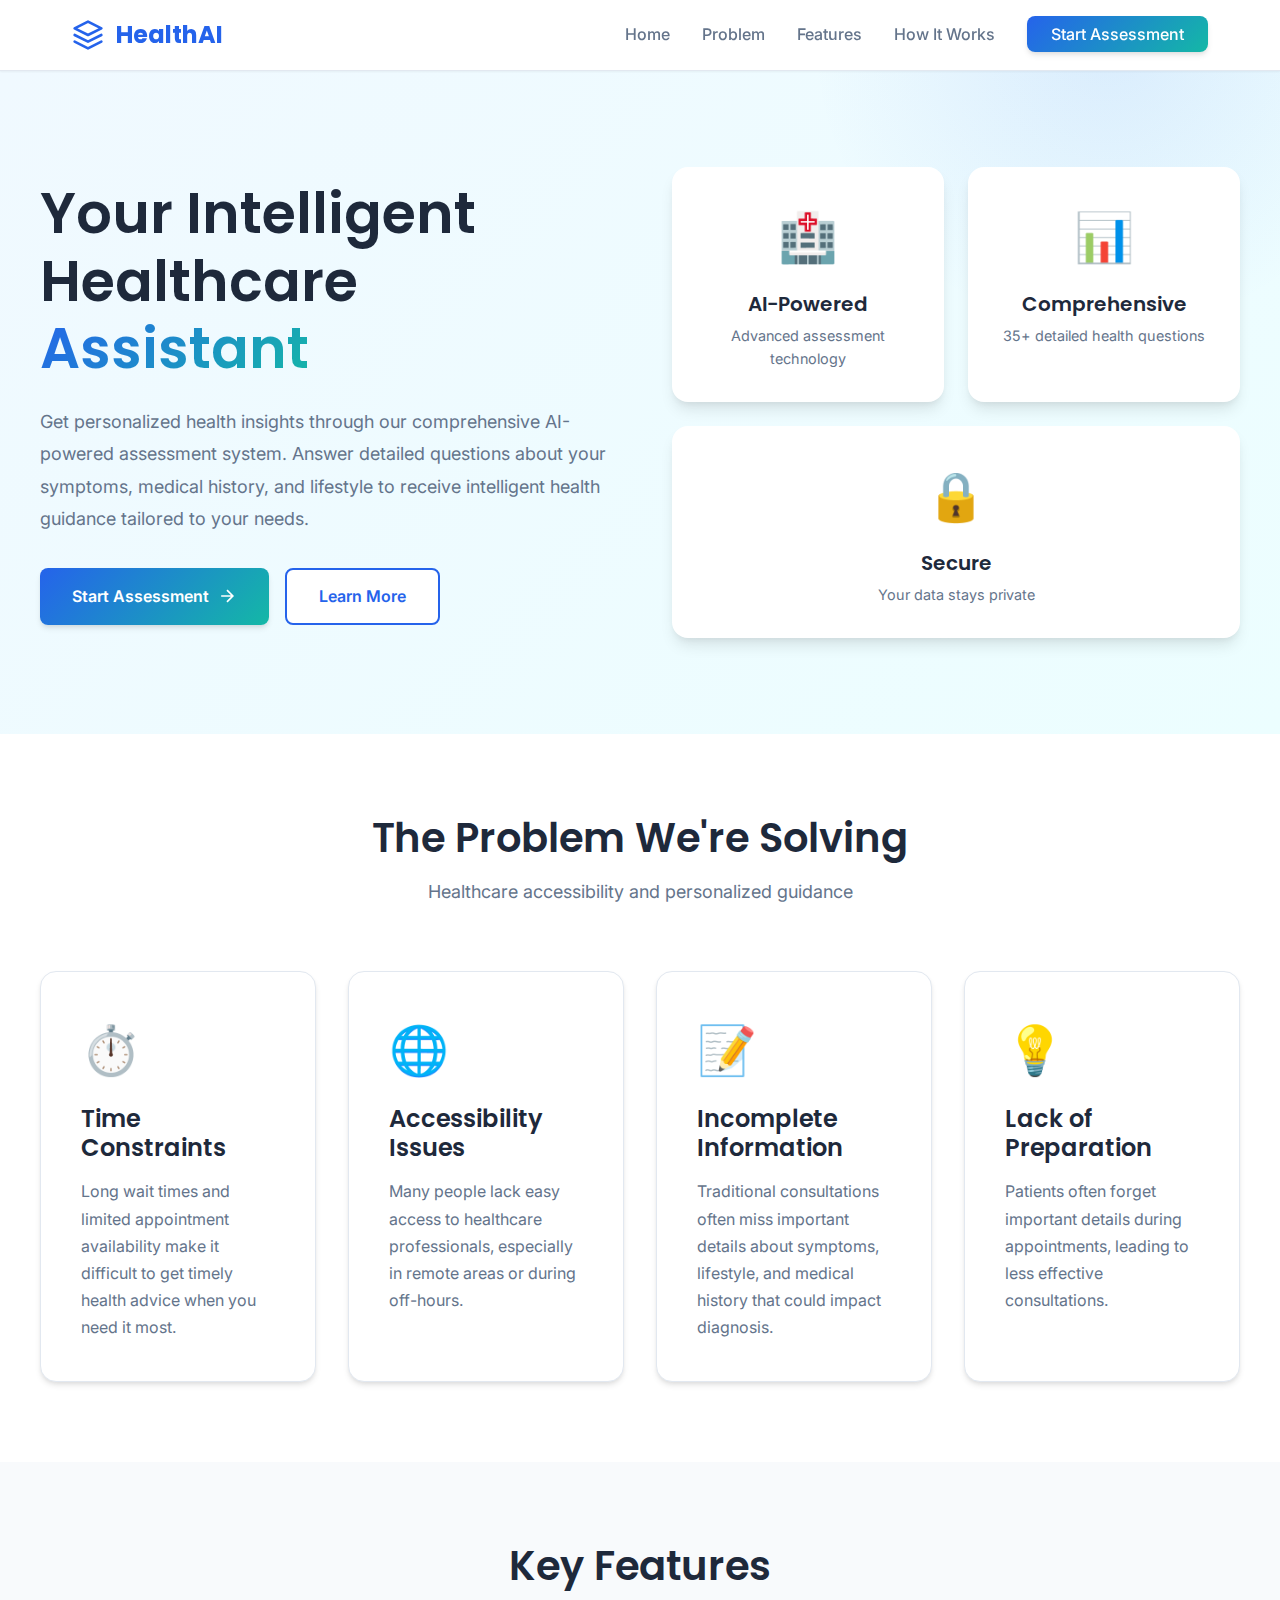
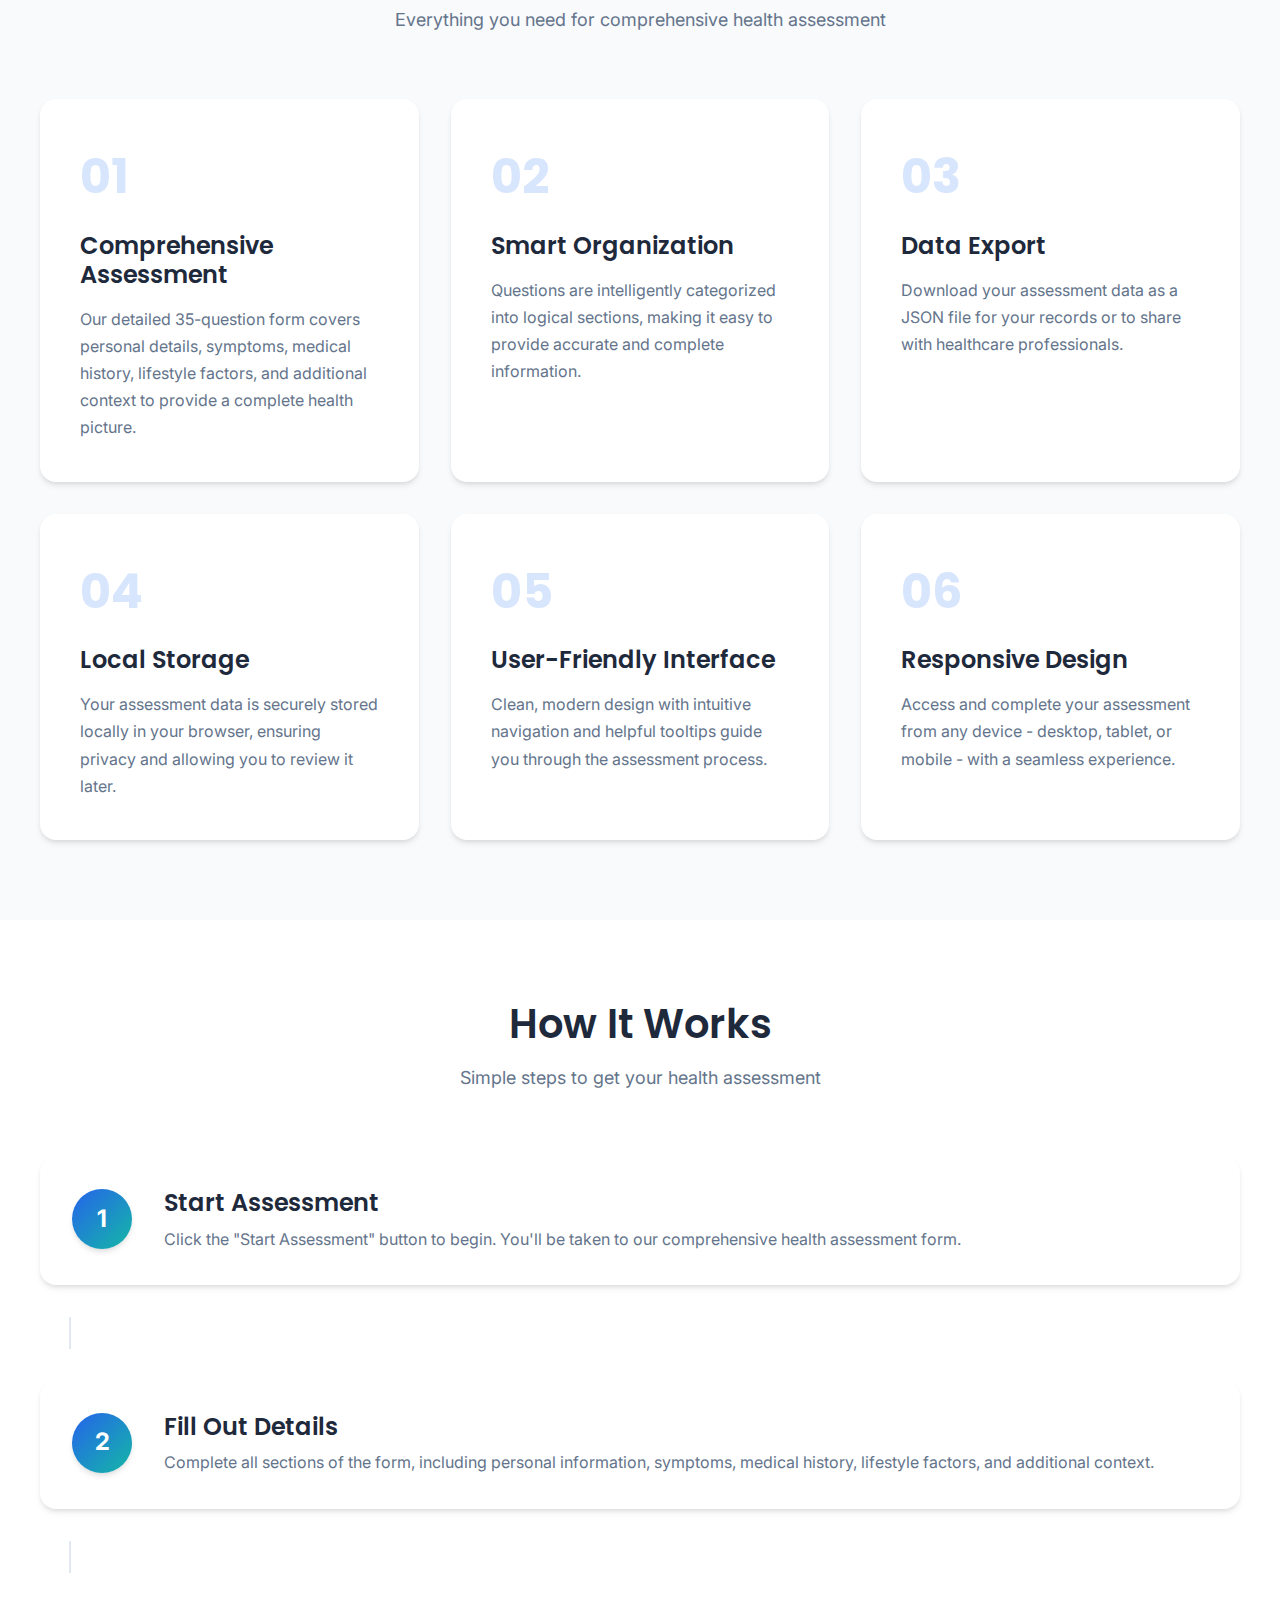
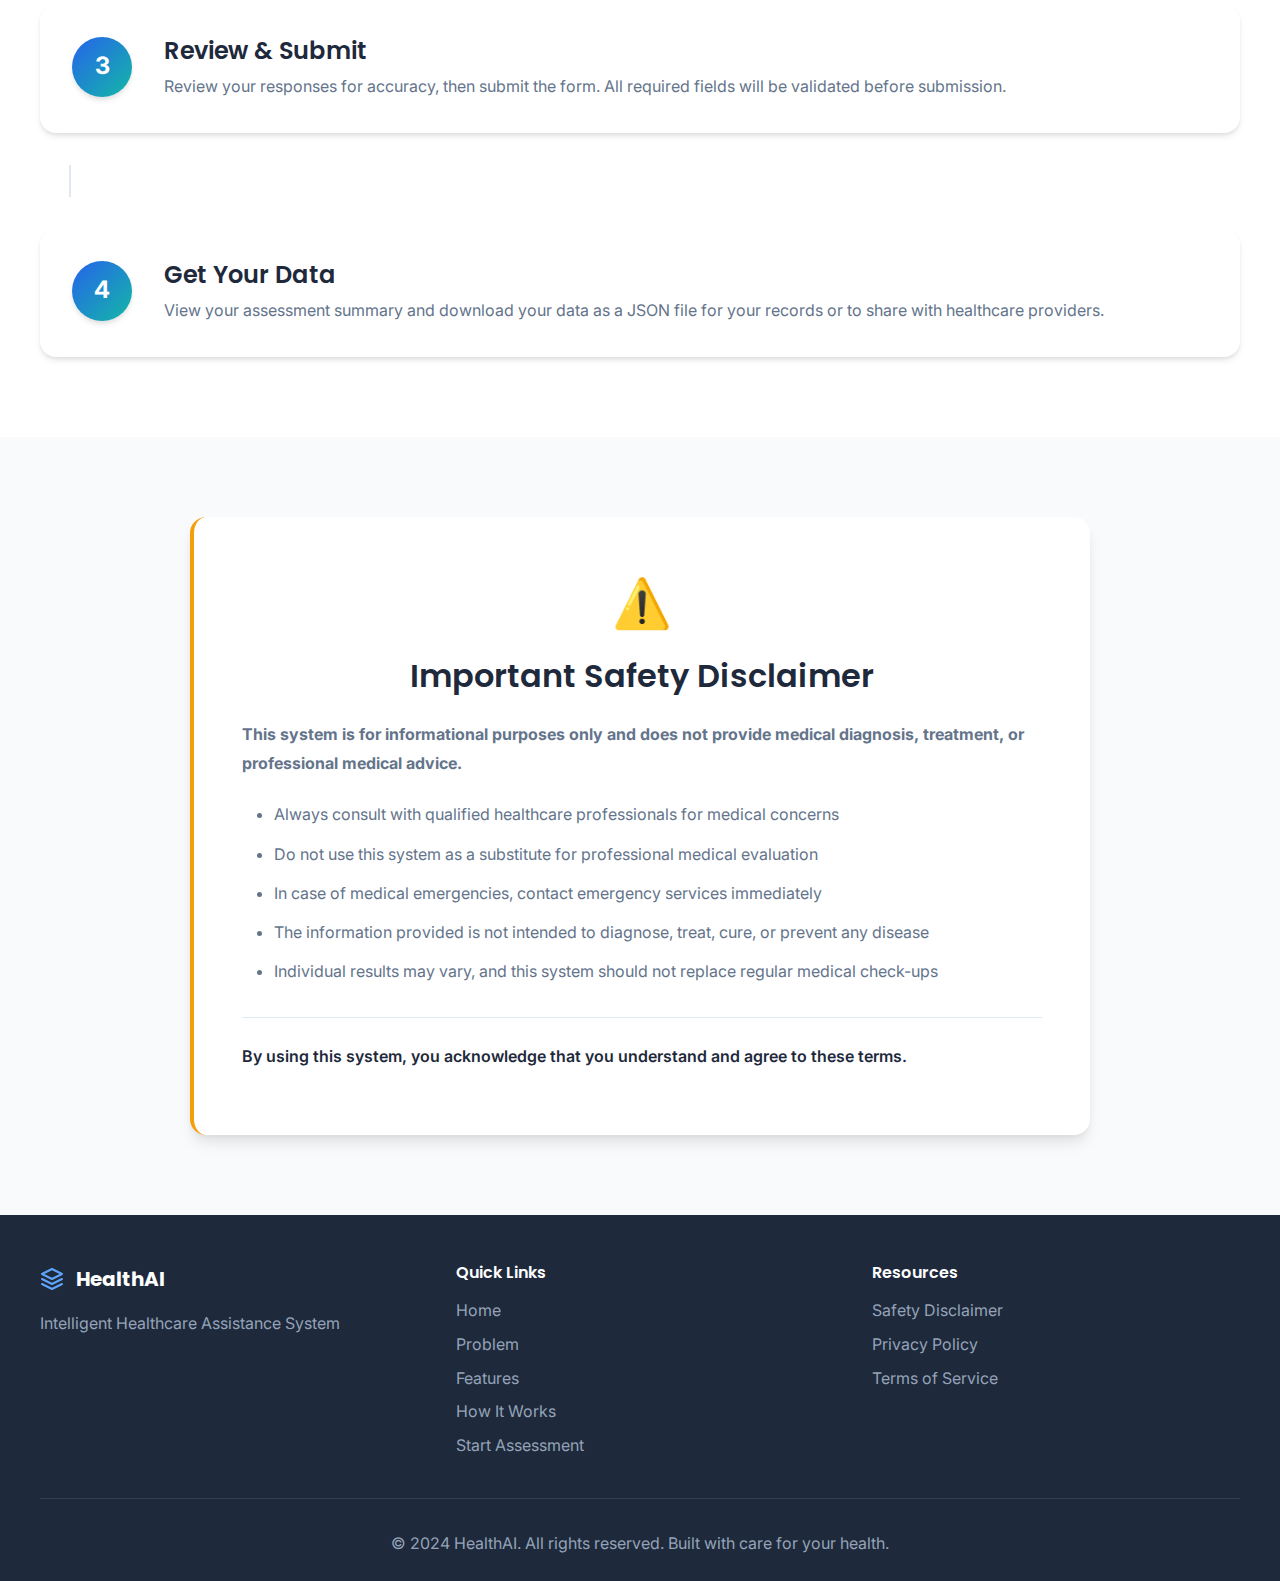
<file: index.html>
<!DOCTYPE html>
<html lang="en">
<head>
    <meta charset="UTF-8">
    <meta name="viewport" content="width=device-width, initial-scale=1.0">
    <title>Intelligent Healthcare Assistance System</title>
    <link rel="stylesheet" href="styles.css">
    <link rel="preconnect" href="https://fonts.googleapis.com">
    <link rel="preconnect" href="https://fonts.gstatic.com" crossorigin>
    <link href="https://fonts.googleapis.com/css2?family=Inter:wght@300;400;500;600;700&family=Poppins:wght@400;500;600;700&display=swap" rel="stylesheet">
</head>
<body>
    <!-- Navigation Bar -->
    <nav class="navbar">
        <div class="nav-container">
            <div class="nav-logo">
                <svg width="32" height="32" viewBox="0 0 24 24" fill="none" xmlns="http://www.w3.org/2000/svg">
                    <path d="M12 2L2 7L12 12L22 7L12 2Z" stroke="currentColor" stroke-width="2" stroke-linecap="round" stroke-linejoin="round"/>
                    <path d="M2 17L12 22L22 17" stroke="currentColor" stroke-width="2" stroke-linecap="round" stroke-linejoin="round"/>
                    <path d="M2 12L12 17L22 12" stroke="currentColor" stroke-width="2" stroke-linecap="round" stroke-linejoin="round"/>
                </svg>
                <span>HealthAI</span>
            </div>
            <ul class="nav-menu">
                <li><a href="#home" class="nav-link">Home</a></li>
                <li><a href="#problem" class="nav-link">Problem</a></li>
                <li><a href="#features" class="nav-link">Features</a></li>
                <li><a href="#how-it-works" class="nav-link">How It Works</a></li>
                <li><a href="assessment.html" class="nav-link nav-cta">Start Assessment</a></li>
            </ul>
            <div class="hamburger">
                <span></span>
                <span></span>
                <span></span>
            </div>
        </div>
    </nav>

    <!-- Hero Section -->
    <section id="home" class="hero">
        <div class="hero-container">
            <div class="hero-content">
                <h1 class="hero-title">
                    Your Intelligent Healthcare
                    <span class="gradient-text">Assistant</span>
                </h1>
                <p class="hero-description">
                    Get personalized health insights through our comprehensive AI-powered assessment system. 
                    Answer detailed questions about your symptoms, medical history, and lifestyle to receive 
                    intelligent health guidance tailored to your needs.
                </p>
                <div class="hero-buttons">
                    <a href="assessment.html" class="btn btn-primary">
                        <span>Start Assessment</span>
                        <svg width="20" height="20" viewBox="0 0 24 24" fill="none" stroke="currentColor" stroke-width="2">
                            <path d="M5 12h14M12 5l7 7-7 7"/>
                        </svg>
                    </a>
                    <a href="#how-it-works" class="btn btn-secondary">Learn More</a>
                </div>
            </div>
            <div class="hero-image">
                <div class="hero-card">
                    <div class="card-icon">🏥</div>
                    <h3>AI-Powered</h3>
                    <p>Advanced assessment technology</p>
                </div>
                <div class="hero-card">
                    <div class="card-icon">📊</div>
                    <h3>Comprehensive</h3>
                    <p>35+ detailed health questions</p>
                </div>
                <div class="hero-card">
                    <div class="card-icon">🔒</div>
                    <h3>Secure</h3>
                    <p>Your data stays private</p>
                </div>
            </div>
        </div>
    </section>

    <!-- Problem Section -->
    <section id="problem" class="section problem-section">
        <div class="container">
            <div class="section-header">
                <h2 class="section-title">The Problem We're Solving</h2>
                <p class="section-subtitle">Healthcare accessibility and personalized guidance</p>
            </div>
            <div class="problem-grid">
                <div class="problem-card">
                    <div class="problem-icon">⏱️</div>
                    <h3>Time Constraints</h3>
                    <p>Long wait times and limited appointment availability make it difficult to get timely health advice when you need it most.</p>
                </div>
                <div class="problem-card">
                    <div class="problem-icon">🌐</div>
                    <h3>Accessibility Issues</h3>
                    <p>Many people lack easy access to healthcare professionals, especially in remote areas or during off-hours.</p>
                </div>
                <div class="problem-card">
                    <div class="problem-icon">📝</div>
                    <h3>Incomplete Information</h3>
                    <p>Traditional consultations often miss important details about symptoms, lifestyle, and medical history that could impact diagnosis.</p>
                </div>
                <div class="problem-card">
                    <div class="problem-icon">💡</div>
                    <h3>Lack of Preparation</h3>
                    <p>Patients often forget important details during appointments, leading to less effective consultations.</p>
                </div>
            </div>
        </div>
    </section>

    <!-- Features Section -->
    <section id="features" class="section features-section">
        <div class="container">
            <div class="section-header">
                <h2 class="section-title">Key Features</h2>
                <p class="section-subtitle">Everything you need for comprehensive health assessment</p>
            </div>
            <div class="features-grid">
                <div class="feature-card">
                    <div class="feature-number">01</div>
                    <h3>Comprehensive Assessment</h3>
                    <p>Our detailed 35-question form covers personal details, symptoms, medical history, lifestyle factors, and additional context to provide a complete health picture.</p>
                </div>
                <div class="feature-card">
                    <div class="feature-number">02</div>
                    <h3>Smart Organization</h3>
                    <p>Questions are intelligently categorized into logical sections, making it easy to provide accurate and complete information.</p>
                </div>
                <div class="feature-card">
                    <div class="feature-number">03</div>
                    <h3>Data Export</h3>
                    <p>Download your assessment data as a JSON file for your records or to share with healthcare professionals.</p>
                </div>
                <div class="feature-card">
                    <div class="feature-number">04</div>
                    <h3>Local Storage</h3>
                    <p>Your assessment data is securely stored locally in your browser, ensuring privacy and allowing you to review it later.</p>
                </div>
                <div class="feature-card">
                    <div class="feature-number">05</div>
                    <h3>User-Friendly Interface</h3>
                    <p>Clean, modern design with intuitive navigation and helpful tooltips guide you through the assessment process.</p>
                </div>
                <div class="feature-card">
                    <div class="feature-number">06</div>
                    <h3>Responsive Design</h3>
                    <p>Access and complete your assessment from any device - desktop, tablet, or mobile - with a seamless experience.</p>
                </div>
            </div>
        </div>
    </section>

    <!-- How It Works Section -->
    <section id="how-it-works" class="section how-it-works-section">
        <div class="container">
            <div class="section-header">
                <h2 class="section-title">How It Works</h2>
                <p class="section-subtitle">Simple steps to get your health assessment</p>
            </div>
            <div class="steps-container">
                <div class="step-item">
                    <div class="step-number">1</div>
                    <div class="step-content">
                        <h3>Start Assessment</h3>
                        <p>Click the "Start Assessment" button to begin. You'll be taken to our comprehensive health assessment form.</p>
                    </div>
                </div>
                <div class="step-connector"></div>
                <div class="step-item">
                    <div class="step-number">2</div>
                    <div class="step-content">
                        <h3>Fill Out Details</h3>
                        <p>Complete all sections of the form, including personal information, symptoms, medical history, lifestyle factors, and additional context.</p>
                    </div>
                </div>
                <div class="step-connector"></div>
                <div class="step-item">
                    <div class="step-number">3</div>
                    <div class="step-content">
                        <h3>Review & Submit</h3>
                        <p>Review your responses for accuracy, then submit the form. All required fields will be validated before submission.</p>
                    </div>
                </div>
                <div class="step-connector"></div>
                <div class="step-item">
                    <div class="step-number">4</div>
                    <div class="step-content">
                        <h3>Get Your Data</h3>
                        <p>View your assessment summary and download your data as a JSON file for your records or to share with healthcare providers.</p>
                    </div>
                </div>
            </div>
        </div>
    </section>

    <!-- Safety Disclaimer Section -->
    <section class="section disclaimer-section">
        <div class="container">
            <div class="disclaimer-card">
                <div class="disclaimer-icon">⚠️</div>
                <h2>Important Safety Disclaimer</h2>
                <div class="disclaimer-content">
                    <p><strong>This system is for informational purposes only and does not provide medical diagnosis, treatment, or professional medical advice.</strong></p>
                    <ul>
                        <li>Always consult with qualified healthcare professionals for medical concerns</li>
                        <li>Do not use this system as a substitute for professional medical evaluation</li>
                        <li>In case of medical emergencies, contact emergency services immediately</li>
                        <li>The information provided is not intended to diagnose, treat, cure, or prevent any disease</li>
                        <li>Individual results may vary, and this system should not replace regular medical check-ups</li>
                    </ul>
                    <p class="disclaimer-footer">By using this system, you acknowledge that you understand and agree to these terms.</p>
                </div>
            </div>
        </div>
    </section>

    <!-- Footer -->
    <footer class="footer">
        <div class="container">
            <div class="footer-content">
                <div class="footer-section">
                    <div class="footer-logo">
                        <svg width="24" height="24" viewBox="0 0 24 24" fill="none" xmlns="http://www.w3.org/2000/svg">
                            <path d="M12 2L2 7L12 12L22 7L12 2Z" stroke="currentColor" stroke-width="2" stroke-linecap="round" stroke-linejoin="round"/>
                            <path d="M2 17L12 22L22 17" stroke="currentColor" stroke-width="2" stroke-linecap="round" stroke-linejoin="round"/>
                            <path d="M2 12L12 17L22 12" stroke="currentColor" stroke-width="2" stroke-linecap="round" stroke-linejoin="round"/>
                        </svg>
                        <span>HealthAI</span>
                    </div>
                    <p>Intelligent Healthcare Assistance System</p>
                </div>
                <div class="footer-section">
                    <h4>Quick Links</h4>
                    <ul>
                        <li><a href="#home">Home</a></li>
                        <li><a href="#problem">Problem</a></li>
                        <li><a href="#features">Features</a></li>
                        <li><a href="#how-it-works">How It Works</a></li>
                        <li><a href="assessment.html">Start Assessment</a></li>
                    </ul>
                </div>
                <div class="footer-section">
                    <h4>Resources</h4>
                    <ul>
                        <li><a href="#safety">Safety Disclaimer</a></li>
                        <li><a href="#privacy">Privacy Policy</a></li>
                        <li><a href="#terms">Terms of Service</a></li>
                    </ul>
                </div>
            </div>
            <div class="footer-bottom">
                <p>&copy; 2024 HealthAI. All rights reserved. Built with care for your health.</p>
            </div>
        </div>
    </footer>

    <script src="script.js"></script>
</body>
</html>
</file>
<file: styles.css>
/* ============================================
   CSS Variables & Reset
   ============================================ */
:root {
    --primary-blue: #2563eb;
    --primary-blue-dark: #1e40af;
    --primary-blue-light: #3b82f6;
    --secondary-blue: #60a5fa;
    --accent-teal: #14b8a6;
    --accent-teal-light: #5eead4;
    --text-dark: #1e293b;
    --text-gray: #64748b;
    --text-light: #94a3b8;
    --bg-white: #ffffff;
    --bg-light: #f8fafc;
    --bg-gray: #f1f5f9;
    --border-color: #e2e8f0;
    --shadow-sm: 0 1px 2px 0 rgba(0, 0, 0, 0.05);
    --shadow-md: 0 4px 6px -1px rgba(0, 0, 0, 0.1), 0 2px 4px -1px rgba(0, 0, 0, 0.06);
    --shadow-lg: 0 10px 15px -3px rgba(0, 0, 0, 0.1), 0 4px 6px -2px rgba(0, 0, 0, 0.05);
    --shadow-xl: 0 20px 25px -5px rgba(0, 0, 0, 0.1), 0 10px 10px -5px rgba(0, 0, 0, 0.04);
    --gradient-primary: linear-gradient(135deg, #2563eb 0%, #14b8a6 100%);
    --gradient-light: linear-gradient(135deg, #f0f9ff 0%, #ecfeff 100%);
    --transition: all 0.3s cubic-bezier(0.4, 0, 0.2, 1);
}

* {
    margin: 0;
    padding: 0;
    box-sizing: border-box;
}

html {
    scroll-behavior: smooth;
}

body {
    font-family: 'Inter', -apple-system, BlinkMacSystemFont, 'Segoe UI', sans-serif;
    color: var(--text-dark);
    background-color: var(--bg-white);
    line-height: 1.6;
    overflow-x: hidden;
}

h1, h2, h3, h4, h5, h6 {
    font-family: 'Poppins', sans-serif;
    font-weight: 600;
    line-height: 1.2;
}

/* ============================================
   Navigation Bar
   ============================================ */
.navbar {
    position: sticky;
    top: 0;
    background: rgba(255, 255, 255, 0.95);
    backdrop-filter: blur(10px);
    border-bottom: 1px solid var(--border-color);
    z-index: 1000;
    box-shadow: var(--shadow-sm);
}

.nav-container {
    max-width: 1200px;
    margin: 0 auto;
    padding: 1rem 2rem;
    display: flex;
    justify-content: space-between;
    align-items: center;
}

.nav-logo {
    display: flex;
    align-items: center;
    gap: 0.75rem;
    font-family: 'Poppins', sans-serif;
    font-size: 1.5rem;
    font-weight: 700;
    color: var(--primary-blue);
    text-decoration: none;
}

.nav-logo a {
    display: flex;
    align-items: center;
    gap: 0.75rem;
    text-decoration: none;
    color: inherit;
}

.nav-logo svg {
    color: var(--primary-blue);
}

.nav-menu {
    display: flex;
    list-style: none;
    gap: 2rem;
    align-items: center;
}

.nav-link {
    text-decoration: none;
    color: var(--text-gray);
    font-weight: 500;
    transition: var(--transition);
    position: relative;
}

.nav-link:hover {
    color: var(--primary-blue);
}

.nav-link::after {
    content: '';
    position: absolute;
    bottom: -4px;
    left: 0;
    width: 0;
    height: 2px;
    background: var(--gradient-primary);
    transition: var(--transition);
}

.nav-link:hover::after {
    width: 100%;
}

.nav-cta {
    background: var(--gradient-primary);
    color: white !important;
    padding: 0.5rem 1.5rem;
    border-radius: 0.5rem;
    box-shadow: var(--shadow-md);
}

.nav-cta::after {
    display: none;
}

.nav-cta:hover {
    transform: translateY(-2px);
    box-shadow: var(--shadow-lg);
}

.hamburger {
    display: none;
    flex-direction: column;
    gap: 4px;
    cursor: pointer;
}

.hamburger span {
    width: 25px;
    height: 3px;
    background: var(--primary-blue);
    border-radius: 2px;
    transition: var(--transition);
}

.hamburger.active span:nth-child(1) {
    transform: rotate(45deg) translate(8px, 8px);
}

.hamburger.active span:nth-child(2) {
    opacity: 0;
}

.hamburger.active span:nth-child(3) {
    transform: rotate(-45deg) translate(7px, -7px);
}

/* ============================================
   Hero Section
   ============================================ */
.hero {
    padding: 6rem 2rem;
    background: var(--gradient-light);
    position: relative;
    overflow: hidden;
}

.hero::before {
    content: '';
    position: absolute;
    top: -50%;
    right: -10%;
    width: 600px;
    height: 600px;
    background: radial-gradient(circle, rgba(37, 99, 235, 0.1) 0%, transparent 70%);
    border-radius: 50%;
}

.hero-container {
    max-width: 1200px;
    margin: 0 auto;
    display: grid;
    grid-template-columns: 1fr 1fr;
    gap: 4rem;
    align-items: center;
    position: relative;
    z-index: 1;
}

.hero-content {
    animation: fadeInUp 0.8s ease-out;
}

.hero-title {
    font-size: 3.5rem;
    margin-bottom: 1.5rem;
    color: var(--text-dark);
}

.gradient-text {
    background: var(--gradient-primary);
    -webkit-background-clip: text;
    -webkit-text-fill-color: transparent;
    background-clip: text;
}

.hero-description {
    font-size: 1.125rem;
    color: var(--text-gray);
    margin-bottom: 2rem;
    line-height: 1.8;
}

.hero-buttons {
    display: flex;
    gap: 1rem;
    flex-wrap: wrap;
}

.hero-image {
    display: grid;
    grid-template-columns: repeat(2, 1fr);
    gap: 1.5rem;
    animation: fadeInRight 0.8s ease-out;
}

.hero-card {
    background: white;
    padding: 2rem;
    border-radius: 1rem;
    box-shadow: var(--shadow-lg);
    text-align: center;
    transition: var(--transition);
}

.hero-card:nth-child(3) {
    grid-column: 1 / -1;
}

.hero-card:hover {
    transform: translateY(-8px);
    box-shadow: var(--shadow-xl);
}

.card-icon {
    font-size: 3rem;
    margin-bottom: 1rem;
}

.hero-card h3 {
    font-size: 1.25rem;
    margin-bottom: 0.5rem;
    color: var(--text-dark);
}

.hero-card p {
    color: var(--text-gray);
    font-size: 0.9rem;
}

/* ============================================
   Buttons
   ============================================ */
.btn {
    display: inline-flex;
    align-items: center;
    gap: 0.5rem;
    padding: 0.875rem 2rem;
    font-size: 1rem;
    font-weight: 600;
    border: none;
    border-radius: 0.5rem;
    cursor: pointer;
    transition: var(--transition);
    text-decoration: none;
    font-family: 'Inter', sans-serif;
}

.btn-primary {
    background: var(--gradient-primary);
    color: white;
    box-shadow: var(--shadow-md);
}

.btn-primary:hover {
    transform: translateY(-2px);
    box-shadow: var(--shadow-lg);
}

.btn-secondary {
    background: white;
    color: var(--primary-blue);
    border: 2px solid var(--primary-blue);
}

.btn-secondary:hover {
    background: var(--primary-blue);
    color: white;
}

.btn-submit {
    background: var(--gradient-primary);
    color: white;
    padding: 1rem 3rem;
    font-size: 1.125rem;
    box-shadow: var(--shadow-lg);
    width: 100%;
    justify-content: center;
    margin-top: 2rem;
}

.btn-submit:hover {
    transform: translateY(-2px);
    box-shadow: var(--shadow-xl);
}

/* ============================================
   Sections
   ============================================ */
.section {
    padding: 5rem 2rem;
}

.container {
    max-width: 1200px;
    margin: 0 auto;
}

.section-header {
    text-align: center;
    margin-bottom: 4rem;
}

.section-title {
    font-size: 2.5rem;
    margin-bottom: 1rem;
    color: var(--text-dark);
}

.section-subtitle {
    font-size: 1.125rem;
    color: var(--text-gray);
}

/* ============================================
   Problem Section
   ============================================ */
.problem-section {
    background: var(--bg-white);
}

.problem-grid {
    display: grid;
    grid-template-columns: repeat(auto-fit, minmax(250px, 1fr));
    gap: 2rem;
}

.problem-card {
    background: white;
    padding: 2.5rem;
    border-radius: 1rem;
    box-shadow: var(--shadow-md);
    transition: var(--transition);
    border: 1px solid var(--border-color);
}

.problem-card:hover {
    transform: translateY(-5px);
    box-shadow: var(--shadow-lg);
    border-color: var(--primary-blue-light);
}

.problem-icon {
    font-size: 3rem;
    margin-bottom: 1rem;
}

.problem-card h3 {
    font-size: 1.5rem;
    margin-bottom: 1rem;
    color: var(--text-dark);
}

.problem-card p {
    color: var(--text-gray);
    line-height: 1.7;
}

/* ============================================
   Features Section
   ============================================ */
.features-section {
    background: var(--bg-light);
}

.features-grid {
    display: grid;
    grid-template-columns: repeat(auto-fit, minmax(300px, 1fr));
    gap: 2rem;
}

.feature-card {
    background: white;
    padding: 2.5rem;
    border-radius: 1rem;
    box-shadow: var(--shadow-md);
    transition: var(--transition);
    position: relative;
    overflow: hidden;
}

.feature-card::before {
    content: '';
    position: absolute;
    top: 0;
    left: 0;
    width: 4px;
    height: 100%;
    background: var(--gradient-primary);
    transform: scaleY(0);
    transition: var(--transition);
}

.feature-card:hover::before {
    transform: scaleY(1);
}

.feature-card:hover {
    transform: translateX(8px);
    box-shadow: var(--shadow-lg);
}

.feature-number {
    font-size: 3rem;
    font-weight: 700;
    color: var(--primary-blue-light);
    opacity: 0.2;
    margin-bottom: 1rem;
    font-family: 'Poppins', sans-serif;
}

.feature-card h3 {
    font-size: 1.5rem;
    margin-bottom: 1rem;
    color: var(--text-dark);
}

.feature-card p {
    color: var(--text-gray);
    line-height: 1.7;
}

/* ============================================
   How It Works Section
   ============================================ */
.how-it-works-section {
    background: var(--bg-white);
}

.steps-container {
    display: flex;
    flex-direction: column;
    gap: 2rem;
    position: relative;
}

.step-item {
    display: flex;
    gap: 2rem;
    align-items: flex-start;
    background: white;
    padding: 2rem;
    border-radius: 1rem;
    box-shadow: var(--shadow-md);
    transition: var(--transition);
    position: relative;
    z-index: 2;
}

.step-item:hover {
    transform: translateX(10px);
    box-shadow: var(--shadow-lg);
}

.step-number {
    width: 60px;
    height: 60px;
    background: var(--gradient-primary);
    color: white;
    border-radius: 50%;
    display: flex;
    align-items: center;
    justify-content: center;
    font-size: 1.5rem;
    font-weight: 700;
    flex-shrink: 0;
    box-shadow: var(--shadow-md);
}

.step-content h3 {
    font-size: 1.5rem;
    margin-bottom: 0.5rem;
    color: var(--text-dark);
}

.step-content p {
    color: var(--text-gray);
    line-height: 1.7;
}

.step-connector {
    width: 2px;
    height: 2rem;
    background: var(--border-color);
    margin-left: 29px;
    position: relative;
    z-index: 1;
}

/* ============================================
   Disclaimer Section
   ============================================ */
.disclaimer-section {
    background: var(--bg-light);
}

.disclaimer-card {
    background: white;
    padding: 3rem;
    border-radius: 1rem;
    box-shadow: var(--shadow-lg);
    border-left: 4px solid #f59e0b;
    max-width: 900px;
    margin: 0 auto;
}

.disclaimer-icon {
    font-size: 3rem;
    margin-bottom: 1rem;
    text-align: center;
}

.disclaimer-card h2 {
    font-size: 2rem;
    margin-bottom: 1.5rem;
    text-align: center;
    color: var(--text-dark);
}

.disclaimer-content {
    color: var(--text-gray);
}

.disclaimer-content p {
    margin-bottom: 1rem;
    line-height: 1.8;
}

.disclaimer-content ul {
    margin: 1.5rem 0;
    padding-left: 2rem;
}

.disclaimer-content li {
    margin-bottom: 0.75rem;
    line-height: 1.7;
}

.disclaimer-footer {
    margin-top: 2rem;
    padding-top: 1.5rem;
    border-top: 1px solid var(--border-color);
    font-weight: 600;
    color: var(--text-dark);
}

/* ============================================
   Footer
   ============================================ */
.footer {
    background: var(--text-dark);
    color: white;
    padding: 3rem 2rem 1.5rem;
}

.footer-content {
    display: grid;
    grid-template-columns: repeat(auto-fit, minmax(200px, 1fr));
    gap: 3rem;
    margin-bottom: 2rem;
}

.footer-logo {
    display: flex;
    align-items: center;
    gap: 0.75rem;
    font-family: 'Poppins', sans-serif;
    font-size: 1.25rem;
    font-weight: 700;
    margin-bottom: 1rem;
}

.footer-logo svg {
    color: var(--secondary-blue);
}

.footer-section p {
    color: var(--text-light);
    margin-top: 0.5rem;
}

.footer-section h4 {
    margin-bottom: 1rem;
    color: white;
}

.footer-section ul {
    list-style: none;
}

.footer-section ul li {
    margin-bottom: 0.5rem;
}

.footer-section a {
    color: var(--text-light);
    text-decoration: none;
    transition: var(--transition);
}

.footer-section a:hover {
    color: var(--secondary-blue);
}

.footer-bottom {
    text-align: center;
    padding-top: 2rem;
    border-top: 1px solid rgba(255, 255, 255, 0.1);
    color: var(--text-light);
}

/* ============================================
   Assessment Form
   ============================================ */
.assessment-container {
    padding: 2rem;
    background: var(--bg-light);
    min-height: calc(100vh - 80px);
}

.assessment-header {
    text-align: center;
    margin-bottom: 3rem;
    background: white;
    padding: 2rem;
    border-radius: 1rem;
    box-shadow: var(--shadow-md);
}

.assessment-header h1 {
    font-size: 2.5rem;
    margin-bottom: 0.5rem;
    color: var(--text-dark);
}

.assessment-header p {
    color: var(--text-gray);
    font-size: 1.125rem;
}

.progress-bar {
    width: 100%;
    height: 8px;
    background: var(--bg-gray);
    border-radius: 4px;
    margin-top: 1.5rem;
    overflow: hidden;
}

.progress-fill {
    height: 100%;
    background: var(--gradient-primary);
    border-radius: 4px;
    transition: width 0.3s ease;
    width: 0%;
}

.assessment-form {
    max-width: 1000px;
    margin: 0 auto;
}

.form-section {
    background: white;
    padding: 2.5rem;
    border-radius: 1rem;
    box-shadow: var(--shadow-md);
    margin-bottom: 2rem;
    border: 1px solid var(--border-color);
    transition: var(--transition);
}

.form-section:hover {
    box-shadow: var(--shadow-lg);
}

.section-header-form {
    display: flex;
    align-items: center;
    gap: 1.5rem;
    margin-bottom: 2rem;
    padding-bottom: 1.5rem;
    border-bottom: 2px solid var(--bg-gray);
}

.section-icon {
    font-size: 2.5rem;
    width: 60px;
    height: 60px;
    display: flex;
    align-items: center;
    justify-content: center;
    background: var(--gradient-light);
    border-radius: 0.75rem;
}

.section-header-form h2 {
    font-size: 1.75rem;
    margin-bottom: 0.25rem;
    color: var(--text-dark);
}

.section-header-form p {
    color: var(--text-gray);
    font-size: 0.95rem;
}

.form-grid {
    display: grid;
    grid-template-columns: repeat(auto-fit, minmax(280px, 1fr));
    gap: 1.5rem;
}

.form-group {
    display: flex;
    flex-direction: column;
}

.form-group.full-width {
    grid-column: 1 / -1;
}

.form-group label {
    font-weight: 600;
    margin-bottom: 0.5rem;
    color: var(--text-dark);
    font-size: 0.95rem;
}

.required {
    color: #ef4444;
}

.form-group input,
.form-group select,
.form-group textarea {
    padding: 0.875rem;
    border: 2px solid var(--border-color);
    border-radius: 0.5rem;
    font-size: 1rem;
    font-family: 'Inter', sans-serif;
    transition: var(--transition);
    background: white;
}

.form-group input[type="file"] {
    padding: 0.75rem;
    cursor: pointer;
}

.form-group input[type="file"]:hover {
    border-color: var(--primary-blue);
}

.form-group input:focus,
.form-group select:focus,
.form-group textarea:focus {
    outline: none;
    border-color: var(--primary-blue);
    box-shadow: 0 0 0 3px rgba(37, 99, 235, 0.1);
}

.form-group textarea {
    resize: vertical;
    min-height: 100px;
}

.slider-container {
    display: flex;
    flex-direction: column;
    gap: 0.5rem;
}

.slider-container input[type="range"] {
    width: 100%;
    height: 8px;
    border-radius: 4px;
    background: var(--bg-gray);
    outline: none;
    -webkit-appearance: none;
}

.slider-container input[type="range"]::-webkit-slider-thumb {
    -webkit-appearance: none;
    appearance: none;
    width: 20px;
    height: 20px;
    border-radius: 50%;
    background: var(--primary-blue);
    cursor: pointer;
    box-shadow: var(--shadow-md);
}

.slider-container input[type="range"]::-moz-range-thumb {
    width: 20px;
    height: 20px;
    border-radius: 50%;
    background: var(--primary-blue);
    cursor: pointer;
    border: none;
    box-shadow: var(--shadow-md);
}

.slider-labels {
    display: flex;
    justify-content: space-between;
    font-size: 0.875rem;
    color: var(--text-gray);
}

.slider-labels span:nth-child(2) {
    font-weight: 600;
    color: var(--primary-blue);
    font-size: 1rem;
}

.form-actions {
    text-align: center;
    margin-top: 3rem;
}

/* ============================================
   PDF Upload Section
   ============================================ */
.pdf-status {
    margin-top: 0.5rem;
    color: var(--text-gray);
    font-size: 0.9rem;
    font-style: italic;
}

.pdf-status.processing {
    color: var(--primary-blue);
    font-weight: 500;
}

.pdf-status.success {
    color: var(--accent-teal);
    font-weight: 500;
}

.pdf-status.error {
    color: #ef4444;
    font-weight: 500;
}

.extracted-values-card {
    background: var(--gradient-light);
    padding: 1.5rem;
    border-radius: 0.75rem;
    border: 2px solid var(--primary-blue-light);
    margin-top: 1rem;
}

.extracted-values-card h3 {
    font-size: 1.25rem;
    margin-bottom: 1rem;
    color: var(--text-dark);
}

.extracted-values-card ul {
    list-style: none;
    padding: 0;
    margin: 0 0 1rem 0;
}

.extracted-values-card li {
    padding: 0.75rem;
    margin-bottom: 0.5rem;
    background: white;
    border-radius: 0.5rem;
    border-left: 3px solid var(--primary-blue);
    box-shadow: var(--shadow-sm);
    color: var(--text-dark);
}

.extracted-values-card li strong {
    color: var(--primary-blue);
    margin-right: 0.5rem;
}

.disclaimer-text {
    margin-top: 1rem;
    padding: 1rem;
    background: rgba(245, 158, 11, 0.1);
    border-left: 3px solid #f59e0b;
    border-radius: 0.5rem;
    font-size: 0.875rem;
    color: var(--text-gray);
    line-height: 1.6;
}

.disclaimer-text strong {
    color: #f59e0b;
}

/* ============================================
   Results Page
   ============================================ */
.results-container {
    padding: 2rem;
    background: var(--bg-light);
    min-height: calc(100vh - 80px);
}

.results-header {
    text-align: center;
    margin-bottom: 3rem;
    background: white;
    padding: 2rem;
    border-radius: 1rem;
    box-shadow: var(--shadow-md);
}

.results-header h1 {
    font-size: 2.5rem;
    margin-bottom: 0.5rem;
    color: var(--text-dark);
}

.results-header p {
    color: var(--text-gray);
    font-size: 1.125rem;
}

.results-section {
    margin-bottom: 2rem;
}

.section-card {
    background: white;
    padding: 2rem;
    border-radius: 1rem;
    box-shadow: var(--shadow-md);
    border: 1px solid var(--border-color);
}

.section-card h2 {
    font-size: 1.75rem;
    margin-bottom: 1.5rem;
    color: var(--text-dark);
}

.section-card h3 {
    font-size: 1.25rem;
    margin-bottom: 1rem;
    margin-top: 1.5rem;
    color: var(--text-dark);
}

.section-card h3:first-child {
    margin-top: 0;
}

.results-header-inner {
    display: flex;
    justify-content: space-between;
    align-items: center;
    margin-bottom: 1.5rem;
    flex-wrap: wrap;
    gap: 1rem;
}

.results-header-inner h2 {
    margin-bottom: 0;
}

.summary-grid {
    display: grid;
    grid-template-columns: repeat(auto-fit, minmax(250px, 1fr));
    gap: 1rem;
    margin-bottom: 1rem;
}

.summary-item {
    padding: 0.75rem;
    background: var(--bg-light);
    border-radius: 0.5rem;
    border-left: 3px solid var(--primary-blue);
}

.summary-item strong {
    color: var(--text-dark);
    display: block;
    margin-bottom: 0.25rem;
    font-size: 0.9rem;
}

.summary-item span {
    color: var(--text-gray);
    font-size: 1rem;
}

.results-actions {
    display: flex;
    gap: 1rem;
    justify-content: center;
    flex-wrap: wrap;
    margin-top: 3rem;
    padding-top: 2rem;
    border-top: 2px solid var(--border-color);
}

.results-actions .btn {
    min-width: 150px;
}

.error-card {
    border-left: 4px solid #dc2626;
    background: #fee2e2;
}

.error-card .gemini-error {
    background: transparent;
    padding: 0;
    border: none;
    color: #dc2626;
}

/* ============================================
   Structured Analysis Cards
   ============================================ */
.structured-analysis {
    display: grid;
    grid-template-columns: repeat(auto-fit, minmax(350px, 1fr));
    gap: 1.5rem;
    margin-top: 1rem;
}

.analysis-card {
    background: white;
    border-radius: 1rem;
    box-shadow: var(--shadow-md);
    border: 1px solid var(--border-color);
    overflow: hidden;
    transition: var(--transition);
}

.analysis-card:hover {
    box-shadow: var(--shadow-lg);
    transform: translateY(-2px);
}

.card-header {
    background: var(--gradient-primary);
    color: white;
    padding: 1.25rem 1.5rem;
    border-bottom: 2px solid rgba(255, 255, 255, 0.2);
}

.card-header h3 {
    margin: 0;
    font-size: 1.25rem;
    font-weight: 600;
}

.card-body {
    padding: 1.5rem;
}

.card-item {
    margin-bottom: 1.25rem;
    padding-bottom: 1.25rem;
    border-bottom: 1px solid var(--bg-gray);
}

.card-item:last-child {
    margin-bottom: 0;
    padding-bottom: 0;
    border-bottom: none;
}

.card-item-label {
    font-weight: 600;
    color: var(--text-dark);
    font-size: 0.9rem;
    margin-bottom: 0.5rem;
    text-transform: uppercase;
    letter-spacing: 0.5px;
}

.card-item-value {
    color: var(--text-gray);
    font-size: 1rem;
    line-height: 1.6;
    word-wrap: break-word;
}

.card-item.highlight-value .card-item-value {
    color: var(--primary-blue);
    font-weight: 600;
    font-size: 1.1rem;
}

/* Risk Level Styling */
.card-item.risk-high .card-item-value,
.card-item.risk-critical .card-item-value {
    color: #dc2626;
    font-weight: 700;
    background: #fee2e2;
    padding: 0.5rem 1rem;
    border-radius: 0.5rem;
    display: inline-block;
}

.card-item.risk-medium .card-item-value {
    color: #f59e0b;
    font-weight: 600;
    background: #fef3c7;
    padding: 0.5rem 1rem;
    border-radius: 0.5rem;
    display: inline-block;
}

.card-item.risk-low .card-item-value {
    color: var(--accent-teal);
    font-weight: 600;
    background: #ecfeff;
    padding: 0.5rem 1rem;
    border-radius: 0.5rem;
    display: inline-block;
}

/* Card List Styling */
.card-list {
    list-style: none;
    padding: 0;
    margin: 0.5rem 0 0 0;
}

.card-list li {
    padding: 0.5rem 0;
    padding-left: 1.5rem;
    position: relative;
    color: var(--text-gray);
    line-height: 1.6;
}

.card-list li::before {
    content: '•';
    position: absolute;
    left: 0;
    color: var(--primary-blue);
    font-weight: bold;
    font-size: 1.2rem;
}

/* Tag List Styling */
.tag-list {
    display: flex;
    flex-wrap: wrap;
    gap: 0.5rem;
    margin-top: 0.5rem;
}

.tag {
    background: var(--gradient-light);
    color: var(--primary-blue);
    padding: 0.4rem 0.9rem;
    border-radius: 1.5rem;
    font-size: 0.85rem;
    font-weight: 500;
    border: 1px solid var(--primary-blue-light);
    display: inline-block;
}

/* Specific Card Type Styling */
.analysis-card.user-summary .card-header {
    background: linear-gradient(135deg, #2563eb 0%, #3b82f6 100%);
}

.analysis-card.symptom-analysis .card-header {
    background: linear-gradient(135deg, #14b8a6 0%, #5eead4 100%);
}

.analysis-card.concern-mapping .card-header {
    background: linear-gradient(135deg, #f59e0b 0%, #fbbf24 100%);
}

.analysis-card.risk-assessment .card-header {
    background: linear-gradient(135deg, #dc2626 0%, #ef4444 100%);
}

.analysis-card.specialist-guidance .card-header {
    background: linear-gradient(135deg, #8b5cf6 0%, #a78bfa 100%);
}

.analysis-card.hospital-navigation .card-header {
    background: linear-gradient(135deg, #ec4899 0%, #f472b6 100%);
}

.analysis-card.blood-report-insights .card-header {
    background: linear-gradient(135deg, #ef4444 0%, #f87171 100%);
}

.analysis-card.recommended-lifestyle .card-header {
    background: linear-gradient(135deg, #fbbf24 0%, #fcd34d 100%);
}

.analysis-card.diet-plan .card-header {
    background: linear-gradient(135deg, #10b981 0%, #34d399 100%);
}

.analysis-card.exercise-plan .card-header {
    background: linear-gradient(135deg, #3b82f6 0%, #60a5fa 100%);
}

/* Responsive Design */
@media (max-width: 768px) {
    .structured-analysis {
        grid-template-columns: 1fr;
    }
    
    .card-header h3 {
        font-size: 1.1rem;
    }
    
    .card-body {
        padding: 1rem;
    }
}

/* ============================================
   Hospital Recommendations
   ============================================ */
.hospital-search-criteria {
    background: var(--bg-light);
    padding: 1.5rem;
    border-radius: 0.75rem;
    margin-bottom: 2rem;
    border: 1px solid var(--border-color);
}

.hospital-search-criteria h3 {
    font-size: 1.25rem;
    margin-bottom: 1rem;
    color: var(--text-dark);
}

.criteria-grid {
    display: grid;
    grid-template-columns: repeat(auto-fit, minmax(200px, 1fr));
    gap: 1rem;
}

.criteria-item {
    color: var(--text-gray);
    font-size: 0.95rem;
}

.criteria-item strong {
    color: var(--text-dark);
    display: block;
    margin-bottom: 0.25rem;
}

.hospital-recommendations-grid {
    display: grid;
    grid-template-columns: repeat(auto-fit, minmax(300px, 1fr));
    gap: 1.5rem;
}

.hospital-card {
    background: white;
    border-radius: 1rem;
    box-shadow: var(--shadow-md);
    border: 2px solid var(--border-color);
    overflow: hidden;
    transition: var(--transition);
}

.hospital-card:hover {
    box-shadow: var(--shadow-lg);
    transform: translateY(-4px);
}

.hospital-card.hospital {
    border-left: 4px solid var(--primary-blue);
}

.hospital-card.clinic {
    border-left: 4px solid var(--accent-teal);
}

.hospital-card.dispensary {
    border-left: 4px solid #f59e0b;
}

.hospital-card-header {
    background: var(--gradient-light);
    padding: 1.25rem 1.5rem;
    display: flex;
    align-items: center;
    gap: 1rem;
    border-bottom: 1px solid var(--border-color);
}

.hospital-icon {
    font-size: 2rem;
    width: 50px;
    height: 50px;
    display: flex;
    align-items: center;
    justify-content: center;
    background: white;
    border-radius: 0.75rem;
    box-shadow: var(--shadow-sm);
}

.hospital-title {
    flex: 1;
}

.hospital-title h3 {
    margin: 0;
    font-size: 1.25rem;
    color: var(--text-dark);
    font-weight: 600;
}

.hospital-type {
    display: inline-block;
    background: var(--primary-blue);
    color: white;
    padding: 0.25rem 0.75rem;
    border-radius: 1rem;
    font-size: 0.75rem;
    font-weight: 600;
    text-transform: uppercase;
    margin-top: 0.25rem;
}

.hospital-card.clinic .hospital-type {
    background: var(--accent-teal);
}

.hospital-card.dispensary .hospital-type {
    background: #f59e0b;
}

.hospital-card-body {
    padding: 1.5rem;
}

.hospital-item {
    margin-bottom: 1rem;
    padding-bottom: 1rem;
    border-bottom: 1px solid var(--bg-gray);
}

.hospital-item:last-child {
    margin-bottom: 0;
    padding-bottom: 0;
    border-bottom: none;
}

.hospital-item strong {
    color: var(--text-dark);
    font-size: 0.9rem;
    display: block;
    margin-bottom: 0.25rem;
    text-transform: uppercase;
    letter-spacing: 0.5px;
    font-size: 0.85rem;
}

.hospital-item {
    color: var(--text-gray);
    font-size: 0.95rem;
    line-height: 1.6;
}

.hospital-reason {
    margin-top: 1rem;
    padding-top: 1rem;
    border-top: 2px solid var(--bg-gray);
    background: var(--bg-light);
    padding: 1rem;
    border-radius: 0.5rem;
    color: var(--text-gray);
    font-size: 0.95rem;
    line-height: 1.6;
}

.hospital-reason strong {
    color: var(--primary-blue);
    display: block;
    margin-bottom: 0.5rem;
    font-size: 0.9rem;
    font-style: normal;
}

@media (max-width: 768px) {
    .hospital-recommendations-grid {
        grid-template-columns: 1fr;
    }
    
    .criteria-grid {
        grid-template-columns: 1fr;
    }
}

/* ============================================
   Modal / Success Screen
   ============================================ */
.modal {
    display: none;
    position: fixed;
    top: 0;
    left: 0;
    width: 100%;
    height: 100%;
    background: rgba(0, 0, 0, 0.5);
    backdrop-filter: blur(4px);
    z-index: 2000;
    align-items: center;
    justify-content: center;
    padding: 2rem;
    animation: fadeIn 0.3s ease;
}

.modal.active {
    display: flex;
}

.modal-content {
    background: white;
    padding: 3rem;
    border-radius: 1rem;
    box-shadow: var(--shadow-xl);
    max-width: 600px;
    width: 100%;
    text-align: center;
    animation: slideUp 0.4s ease;
}

.success-icon {
    width: 80px;
    height: 80px;
    background: var(--gradient-primary);
    color: white;
    border-radius: 50%;
    display: flex;
    align-items: center;
    justify-content: center;
    font-size: 2.5rem;
    font-weight: 700;
    margin: 0 auto 1.5rem;
    box-shadow: var(--shadow-lg);
}

.modal-content h2 {
    font-size: 2rem;
    margin-bottom: 1rem;
    color: var(--text-dark);
}

.modal-content p {
    color: var(--text-gray);
    margin-bottom: 2rem;
    font-size: 1.125rem;
}

.summary-card {
    background: var(--bg-light);
    padding: 1.5rem;
    border-radius: 0.75rem;
    margin-bottom: 2rem;
    text-align: left;
    border: 1px solid var(--border-color);
}

.summary-card h3 {
    font-size: 1.25rem;
    margin-bottom: 1rem;
    color: var(--text-dark);
}

.summary-item {
    display: flex;
    justify-content: space-between;
    padding: 0.75rem 0;
    border-bottom: 1px solid var(--border-color);
}

.summary-item:last-child {
    border-bottom: none;
}

.summary-item strong {
    color: var(--text-dark);
}

.summary-item span {
    color: var(--text-gray);
}

.modal-actions {
    display: flex;
    gap: 1rem;
    justify-content: center;
    flex-wrap: wrap;
}

.modal-actions .btn {
    min-width: 150px;
}

/* ============================================
   Gemini API Section
   ============================================ */
.gemini-section {
    margin-top: 2rem;
    padding-top: 2rem;
    border-top: 2px solid var(--border-color);
}

.gemini-header h3 {
    font-size: 1.5rem;
    margin-bottom: 1rem;
    color: var(--text-dark);
}

.api-key-input {
    display: flex;
    flex-direction: column;
    gap: 0.5rem;
    margin-bottom: 1rem;
}

.api-key-input label {
    font-weight: 600;
    color: var(--text-dark);
    font-size: 0.9rem;
}

.api-key-input input {
    padding: 0.75rem;
    border: 2px solid var(--border-color);
    border-radius: 0.5rem;
    font-size: 0.95rem;
    font-family: 'Inter', sans-serif;
    transition: var(--transition);
}

.api-key-input input:focus {
    outline: none;
    border-color: var(--primary-blue);
    box-shadow: 0 0 0 3px rgba(37, 99, 235, 0.1);
}

.gemini-loading {
    text-align: center;
    padding: 2rem;
}

.spinner {
    width: 40px;
    height: 40px;
    border: 4px solid var(--bg-gray);
    border-top: 4px solid var(--primary-blue);
    border-radius: 50%;
    animation: spin 1s linear infinite;
    margin: 0 auto 1rem;
}

@keyframes spin {
    0% { transform: rotate(0deg); }
    100% { transform: rotate(360deg); }
}

.gemini-loading p {
    color: var(--text-gray);
    font-size: 1rem;
}

.gemini-response {
    background: var(--bg-light);
    padding: 1.5rem;
    border-radius: 0.75rem;
    border: 1px solid var(--border-color);
    margin-top: 1rem;
    max-height: 400px;
    overflow-y: auto;
}

.gemini-response h4 {
    font-size: 1.25rem;
    margin-bottom: 1rem;
    color: var(--text-dark);
}

.gemini-response-content {
    color: var(--text-gray);
    line-height: 1.8;
    white-space: pre-wrap;
    word-wrap: break-word;
}

.gemini-response-content p {
    margin-bottom: 1rem;
}

.gemini-response-content ul,
.gemini-response-content ol {
    margin-left: 1.5rem;
    margin-bottom: 1rem;
}

.gemini-response-content li {
    margin-bottom: 0.5rem;
}

.gemini-error {
    background: #fee2e2;
    color: #dc2626;
    padding: 1rem;
    border-radius: 0.5rem;
    border-left: 4px solid #dc2626;
    margin-top: 1rem;
    font-size: 0.9rem;
}

/* ============================================
   Animations
   ============================================ */
@keyframes fadeIn {
    from {
        opacity: 0;
    }
    to {
        opacity: 1;
    }
}

@keyframes fadeInUp {
    from {
        opacity: 0;
        transform: translateY(30px);
    }
    to {
        opacity: 1;
        transform: translateY(0);
    }
}

@keyframes fadeInRight {
    from {
        opacity: 0;
        transform: translateX(30px);
    }
    to {
        opacity: 1;
        transform: translateX(0);
    }
}

@keyframes slideUp {
    from {
        opacity: 0;
        transform: translateY(50px);
    }
    to {
        opacity: 1;
        transform: translateY(0);
    }
}

/* ============================================
   Responsive Design
   ============================================ */
@media (max-width: 768px) {
    .nav-menu {
        position: fixed;
        top: 70px;
        left: -100%;
        flex-direction: column;
        background: white;
        width: 100%;
        text-align: center;
        transition: 0.3s;
        box-shadow: var(--shadow-lg);
        padding: 2rem 0;
        gap: 0;
    }

    .nav-menu.active {
        left: 0;
    }

    .nav-menu li {
        padding: 1rem 0;
        border-bottom: 1px solid var(--border-color);
    }

    .nav-link {
        display: block;
        padding: 0.5rem 0;
    }

    .hamburger {
        display: flex;
    }

    .hero-container {
        grid-template-columns: 1fr;
        gap: 2rem;
    }

    .hero-title {
        font-size: 2.5rem;
    }

    .hero-image {
        grid-template-columns: 1fr;
    }

    .hero-card:nth-child(3) {
        grid-column: 1;
    }

    .section-title {
        font-size: 2rem;
    }

    .problem-grid,
    .features-grid {
        grid-template-columns: 1fr;
    }

    .step-item {
        flex-direction: column;
        text-align: center;
    }

    .step-connector {
        display: none;
    }

    .form-grid {
        grid-template-columns: 1fr;
    }

    .form-section {
        padding: 1.5rem;
    }

    .section-header-form {
        flex-direction: column;
        text-align: center;
    }

    .modal-content {
        padding: 2rem 1.5rem;
    }

    .hero-buttons {
        flex-direction: column;
    }

    .hero-buttons .btn {
        width: 100%;
        justify-content: center;
    }
}

@media (max-width: 480px) {
    .hero-title {
        font-size: 2rem;
    }

    .section {
        padding: 3rem 1rem;
    }

    .assessment-container {
        padding: 1rem;
    }

    .assessment-header h1 {
        font-size: 1.75rem;
    }
}
</file>
